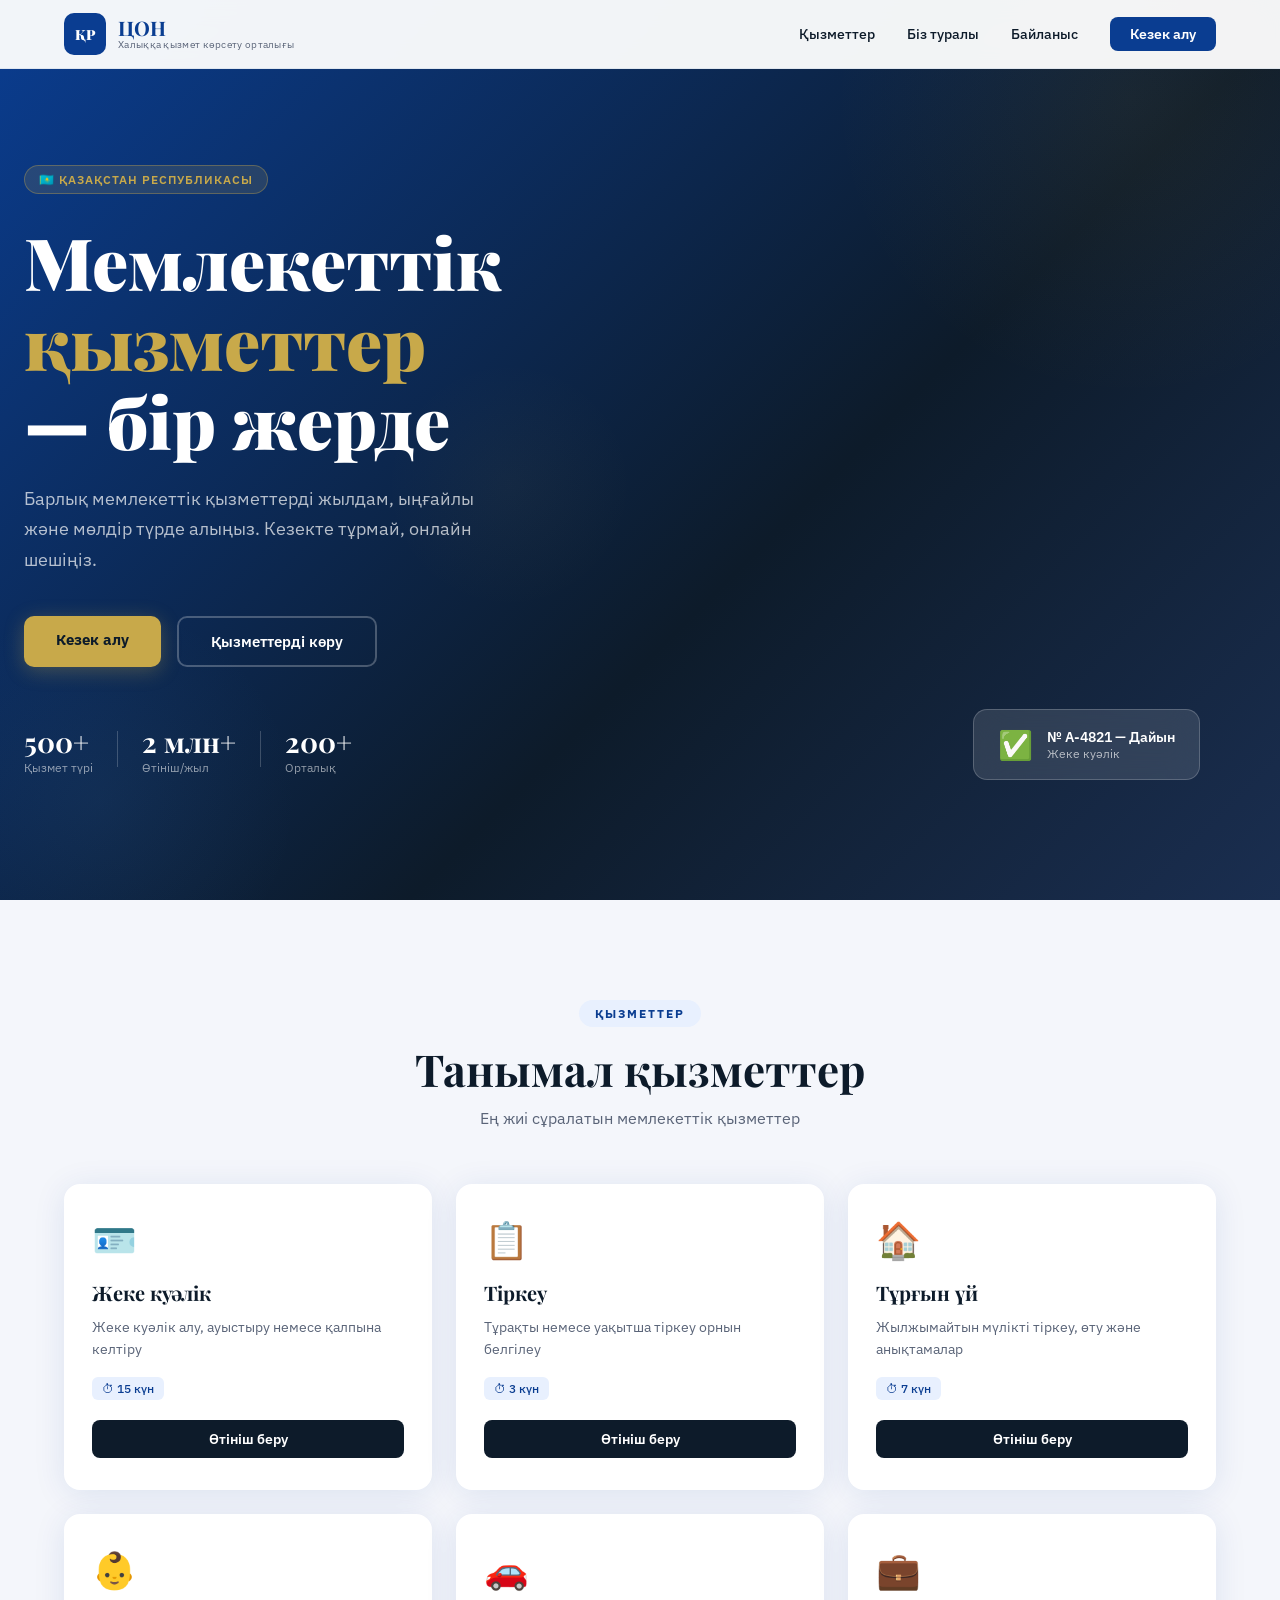
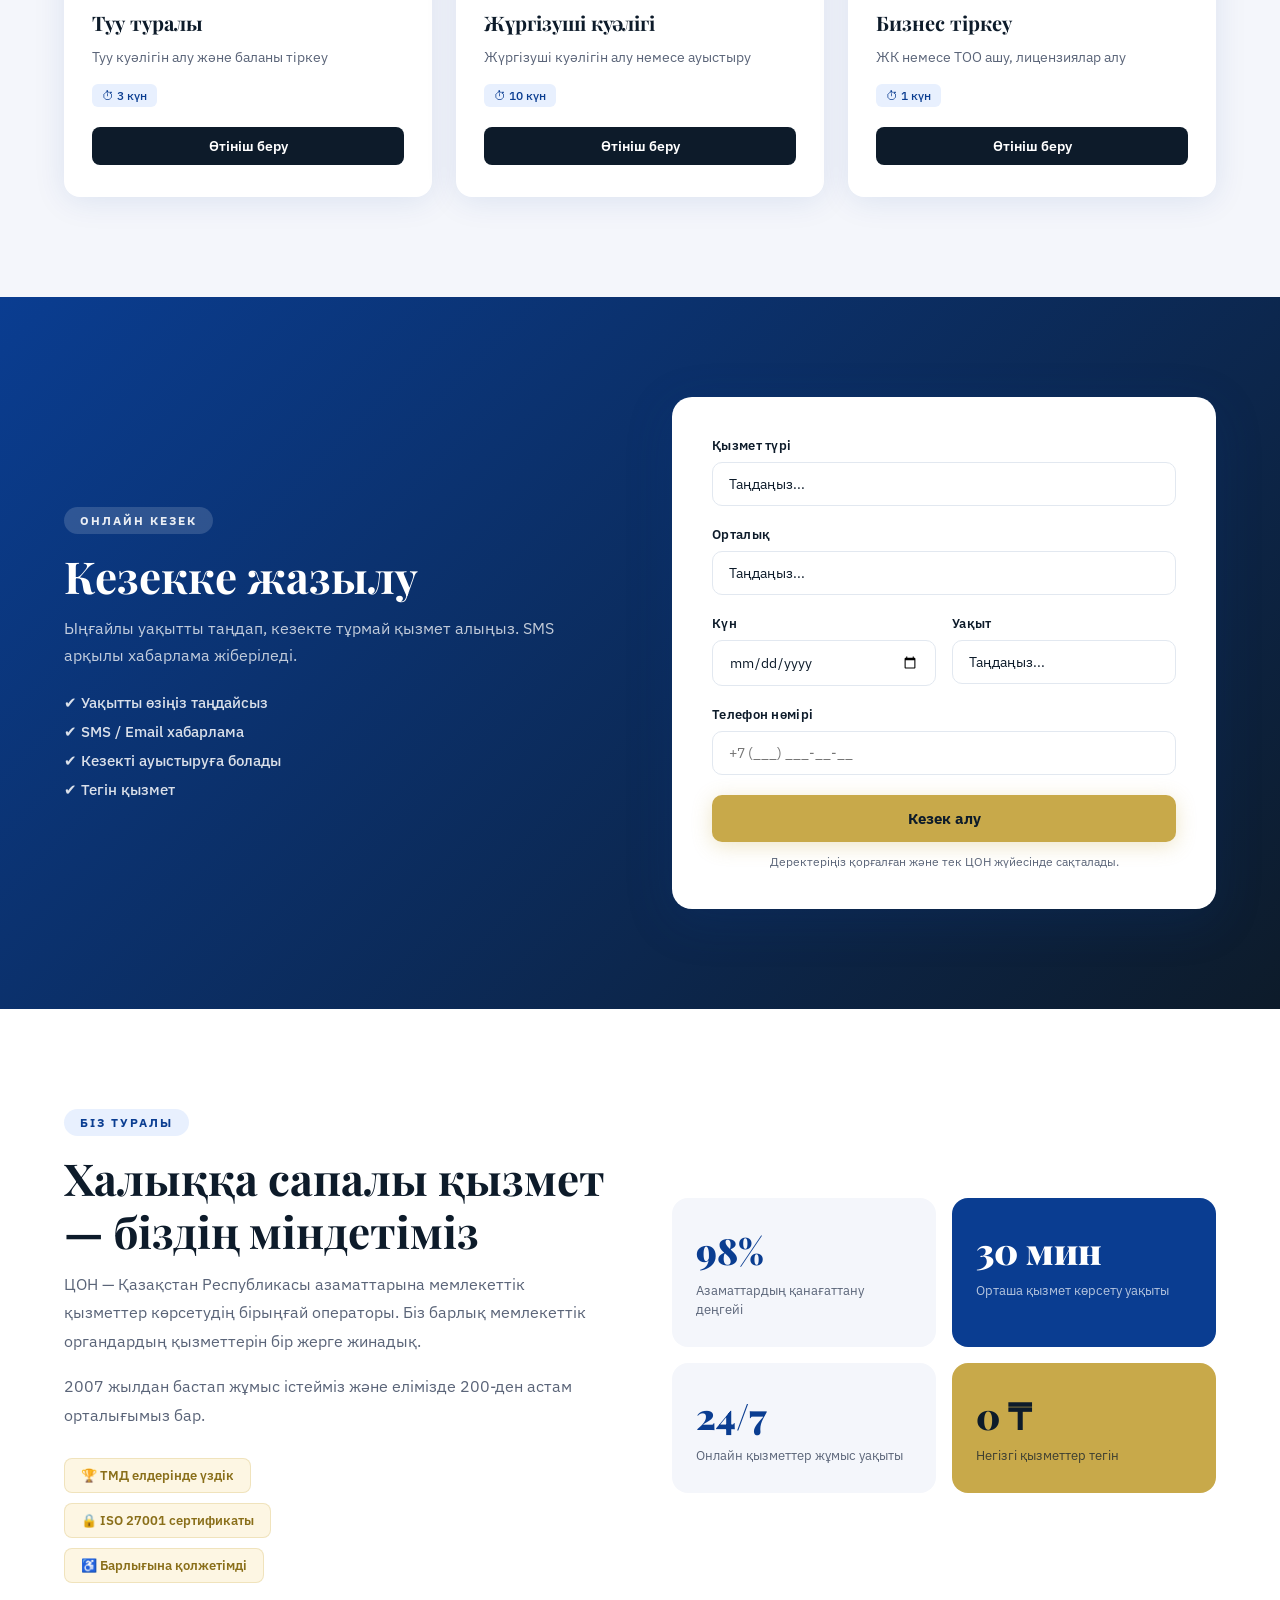
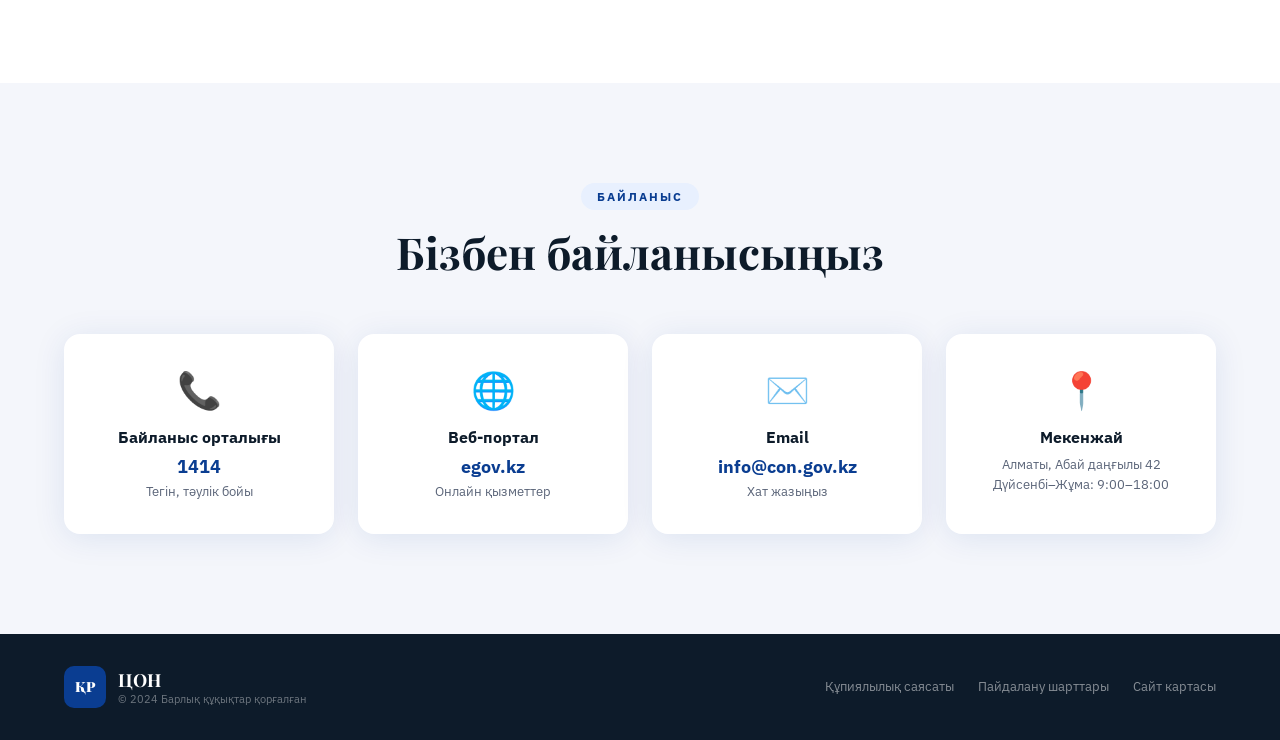
<file: index.html>
<!DOCTYPE html>
<html lang="kk">
<head>
  <meta charset="UTF-8" />
  <meta name="viewport" content="width=device-width, initial-scale=1.0" />
  <title>ЦОН — Халыққа қызмет көрсету орталығы</title>
  <link rel="preconnect" href="https://fonts.googleapis.com" />
  <link rel="preconnect" href="https://fonts.gstatic.com" crossorigin />
  <link href="https://fonts.googleapis.com/css2?family=Playfair+Display:wght@700;900&family=IBM+Plex+Sans:wght@300;400;500;600&display=swap" rel="stylesheet" />
  <link rel="stylesheet" href="style.css" />
</head>
<body>

  <!-- NAVBAR -->
  <header class="navbar">
    <div class="nav-inner">
      <div class="logo">
        <span class="logo-kz">ҚР</span>
        <div class="logo-text">
          <span class="logo-title">ЦОН</span>
          <span class="logo-sub">Халыққа қызмет көрсету орталығы</span>
        </div>
      </div>
      <nav class="nav-links">
        <a href="#services">Қызметтер</a>
        <a href="#about">Біз туралы</a>
        <a href="#contacts">Байланыс</a>
        <a href="#appointment" class="nav-btn">Кезек алу</a>
      </nav>
      <button class="burger" id="burger" aria-label="Мәзір">
        <span></span><span></span><span></span>
      </button>
    </div>
  </header>

  <!-- HERO -->
  <section class="hero">
    <div class="hero-bg">
      <div class="geo geo-1"></div>
      <div class="geo geo-2"></div>
      <div class="geo geo-3"></div>
    </div>
    <div class="hero-content">
      <div class="hero-badge">🇰🇿 Қазақстан Республикасы</div>
      <h1 class="hero-title">Мемлекеттік<br/><em>қызметтер</em><br/>— бір жерде</h1>
      <p class="hero-desc">Барлық мемлекеттік қызметтерді жылдам, ыңғайлы және мөлдір түрде алыңыз. Кезекте тұрмай, онлайн шешіңіз.</p>
      <div class="hero-actions">
        <a href="#appointment" class="btn-primary">Кезек алу</a>
        <a href="#services" class="btn-ghost">Қызметтерді көру</a>
      </div>
      <div class="hero-stats">
        <div class="stat"><span class="stat-num">500+</span><span class="stat-label">Қызмет түрі</span></div>
        <div class="stat-div"></div>
        <div class="stat"><span class="stat-num">2 млн+</span><span class="stat-label">Өтініш/жыл</span></div>
        <div class="stat-div"></div>
        <div class="stat"><span class="stat-num">200+</span><span class="stat-label">Орталық</span></div>
      </div>
    </div>
    <div class="hero-card-float">
      <div class="float-card">
        <div class="fc-icon">✅</div>
        <div class="fc-info">
          <span class="fc-title">№ A-4821 — Дайын</span>
          <span class="fc-sub">Жеке куәлік</span>
        </div>
      </div>
    </div>
  </section>

  <!-- POPULAR SERVICES -->
  <section class="services" id="services">
    <div class="container">
      <div class="section-header">
        <span class="section-tag">Қызметтер</span>
        <h2 class="section-title">Танымал қызметтер</h2>
        <p class="section-sub">Ең жиі сұралатын мемлекеттік қызметтер</p>
      </div>
      <div class="services-grid">
        <div class="service-card" data-delay="0">
          <div class="sc-icon">🪪</div>
          <h3>Жеке куәлік</h3>
          <p>Жеке куәлік алу, ауыстыру немесе қалпына келтіру</p>
          <span class="sc-time">⏱ 15 күн</span>
          <a href="#appointment" class="sc-btn">Өтініш беру</a>
        </div>
        <div class="service-card" data-delay="1">
          <div class="sc-icon">📋</div>
          <h3>Тіркеу</h3>
          <p>Тұрақты немесе уақытша тіркеу орнын белгілеу</p>
          <span class="sc-time">⏱ 3 күн</span>
          <a href="#appointment" class="sc-btn">Өтініш беру</a>
        </div>
        <div class="service-card" data-delay="2">
          <div class="sc-icon">🏠</div>
          <h3>Тұрғын үй</h3>
          <p>Жылжымайтын мүлікті тіркеу, өту және анықтамалар</p>
          <span class="sc-time">⏱ 7 күн</span>
          <a href="#appointment" class="sc-btn">Өтініш беру</a>
        </div>
        <div class="service-card" data-delay="3">
          <div class="sc-icon">👶</div>
          <h3>Туу туралы</h3>
          <p>Туу куәлігін алу және баланы тіркеу</p>
          <span class="sc-time">⏱ 3 күн</span>
          <a href="#appointment" class="sc-btn">Өтініш беру</a>
        </div>
        <div class="service-card" data-delay="4">
          <div class="sc-icon">🚗</div>
          <h3>Жүргізуші куәлігі</h3>
          <p>Жүргізуші куәлігін алу немесе ауыстыру</p>
          <span class="sc-time">⏱ 10 күн</span>
          <a href="#appointment" class="sc-btn">Өтініш беру</a>
        </div>
        <div class="service-card" data-delay="5">
          <div class="sc-icon">💼</div>
          <h3>Бизнес тіркеу</h3>
          <p>ЖК немесе ТОО ашу, лицензиялар алу</p>
          <span class="sc-time">⏱ 1 күн</span>
          <a href="#appointment" class="sc-btn">Өтініш беру</a>
        </div>
      </div>
    </div>
  </section>

  <!-- APPOINTMENT -->
  <section class="appointment" id="appointment">
    <div class="container">
      <div class="appt-wrapper">
        <div class="appt-info">
          <span class="section-tag light">Онлайн кезек</span>
          <h2 class="section-title light">Кезекке жазылу</h2>
          <p>Ыңғайлы уақытты таңдап, кезекте тұрмай қызмет алыңыз. SMS арқылы хабарлама жіберіледі.</p>
          <ul class="appt-features">
            <li>✔ Уақытты өзіңіз таңдайсыз</li>
            <li>✔ SMS / Email хабарлама</li>
            <li>✔ Кезекті ауыстыруға болады</li>
            <li>✔ Тегін қызмет</li>
          </ul>
        </div>
        <form class="appt-form" id="apptForm">
          <div class="form-group">
            <label>Қызмет түрі</label>
            <select required>
              <option value="">Таңдаңыз...</option>
              <option>Жеке куәлік</option>
              <option>Тіркеу</option>
              <option>Тұрғын үй</option>
              <option>Туу туралы</option>
              <option>Жүргізуші куәлігі</option>
              <option>Бизнес тіркеу</option>
            </select>
          </div>
          <div class="form-group">
            <label>Орталық</label>
            <select required>
              <option value="">Таңдаңыз...</option>
              <option>ЦОН №1 — Алматы, Алмалы</option>
              <option>ЦОН №2 — Алматы, Бостандық</option>
              <option>ЦОН №3 — Алматы, Медеу</option>
              <option>ЦОН №4 — Алматы, Үшқоңыр</option>
            </select>
          </div>
          <div class="form-row">
            <div class="form-group">
              <label>Күн</label>
              <input type="date" required />
            </div>
            <div class="form-group">
              <label>Уақыт</label>
              <select required>
                <option value="">Таңдаңыз...</option>
                <option>09:00</option>
                <option>09:30</option>
                <option>10:00</option>
                <option>10:30</option>
                <option>11:00</option>
                <option>14:00</option>
                <option>14:30</option>
                <option>15:00</option>
              </select>
            </div>
          </div>
          <div class="form-group">
            <label>Телефон нөмірі</label>
            <input type="tel" placeholder="+7 (___) ___-__-__" required />
          </div>
          <button type="submit" class="btn-primary full">Кезек алу</button>
          <p class="form-note">Деректеріңіз қорғалған және тек ЦОН жүйесінде сақталады.</p>
        </form>
      </div>
    </div>
  </section>

  <!-- ABOUT -->
  <section class="about" id="about">
    <div class="container">
      <div class="about-grid">
        <div class="about-text">
          <span class="section-tag">Біз туралы</span>
          <h2 class="section-title">Халыққа сапалы қызмет — біздің міндетіміз</h2>
          <p>ЦОН — Қазақстан Республикасы азаматтарына мемлекеттік қызметтер көрсетудің бірыңғай операторы. Біз барлық мемлекеттік органдардың қызметтерін бір жерге жинадық.</p>
          <p>2007 жылдан бастап жұмыс істейміз және елімізде 200-ден астам орталығымыз бар.</p>
          <div class="about-badges">
            <div class="badge-item">🏆 ТМД елдерінде үздік</div>
            <div class="badge-item">🔒 ISO 27001 сертификаты</div>
            <div class="badge-item">♿ Барлығына қолжетімді</div>
          </div>
        </div>
        <div class="about-cards">
          <div class="info-card">
            <div class="ic-num">98%</div>
            <div class="ic-label">Азаматтардың қанағаттану деңгейі</div>
          </div>
          <div class="info-card accent">
            <div class="ic-num">30 мин</div>
            <div class="ic-label">Орташа қызмет көрсету уақыты</div>
          </div>
          <div class="info-card">
            <div class="ic-num">24/7</div>
            <div class="ic-label">Онлайн қызметтер жұмыс уақыты</div>
          </div>
          <div class="info-card accent-2">
            <div class="ic-num">0 ₸</div>
            <div class="ic-label">Негізгі қызметтер тегін</div>
          </div>
        </div>
      </div>
    </div>
  </section>

  <!-- CONTACTS -->
  <section class="contacts" id="contacts">
    <div class="container">
      <div class="section-header">
        <span class="section-tag">Байланыс</span>
        <h2 class="section-title">Бізбен байланысыңыз</h2>
      </div>
      <div class="contacts-grid">
        <div class="contact-card">
          <div class="cc-icon">📞</div>
          <h4>Байланыс орталығы</h4>
          <a href="tel:1414">1414</a>
          <p>Тегін, тәулік бойы</p>
        </div>
        <div class="contact-card">
          <div class="cc-icon">🌐</div>
          <h4>Веб-портал</h4>
          <a href="https://egov.kz" target="_blank">egov.kz</a>
          <p>Онлайн қызметтер</p>
        </div>
        <div class="contact-card">
          <div class="cc-icon">✉️</div>
          <h4>Email</h4>
          <a href="mailto:info@con.gov.kz">info@con.gov.kz</a>
          <p>Хат жазыңыз</p>
        </div>
        <div class="contact-card">
          <div class="cc-icon">📍</div>
          <h4>Мекенжай</h4>
          <p>Алматы, Абай даңғылы 42</p>
          <p>Дүйсенбі–Жұма: 9:00–18:00</p>
        </div>
      </div>
    </div>
  </section>

  <!-- FOOTER -->
  <footer class="footer">
    <div class="container">
      <div class="footer-inner">
        <div class="footer-brand">
          <span class="logo-kz">ҚР</span>
          <div>
            <span class="footer-title">ЦОН</span>
            <span class="footer-sub">© 2024 Барлық құқықтар қорғалған</span>
          </div>
        </div>
        <div class="footer-links">
          <a href="#">Құпиялылық саясаты</a>
          <a href="#">Пайдалану шарттары</a>
          <a href="#">Сайт картасы</a>
        </div>
      </div>
    </div>
  </footer>

  <!-- SUCCESS MODAL -->
  <div class="modal" id="modal">
    <div class="modal-box">
      <div class="modal-icon">🎉</div>
      <h3>Кезек алынды!</h3>
      <p>Нөміріңіз: <strong id="ticketNum"></strong></p>
      <p>SMS хабарлама жіберілді.</p>
      <button class="btn-primary" onclick="closeModal()">Жабу</button>
    </div>
  </div>

  <script src="app.js"></script>
</body>
</html>
</file>
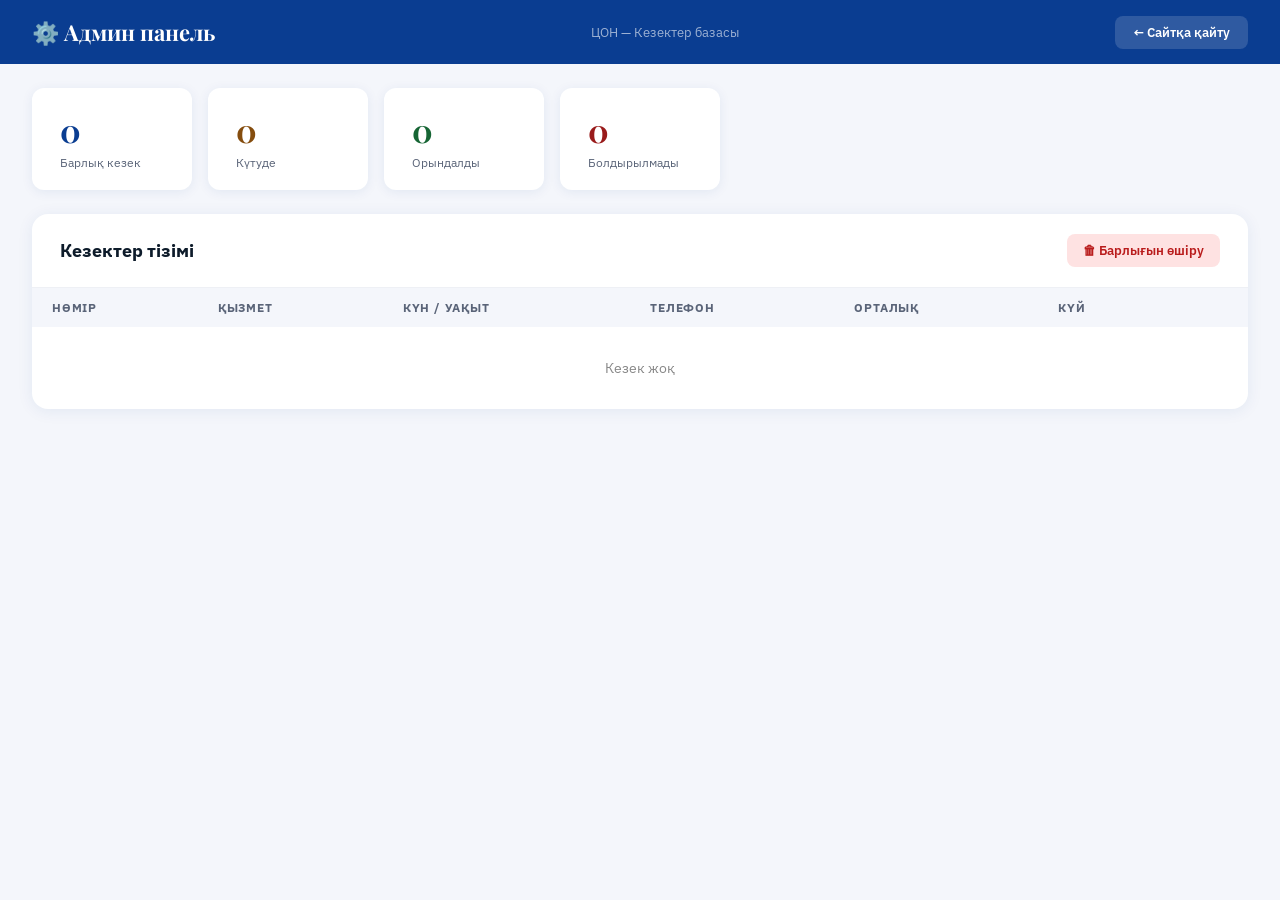
<file: admin.html>
<!DOCTYPE html>
<html lang="kk">
<head>
  <meta charset="UTF-8" />
  <meta name="viewport" content="width=device-width, initial-scale=1.0" />
  <title>Админ панель — ЦОН</title>
  <link rel="preconnect" href="https://fonts.googleapis.com" />
  <link href="https://fonts.googleapis.com/css2?family=Playfair+Display:wght@700&family=IBM+Plex+Sans:wght@300;400;500;600&display=swap" rel="stylesheet" />
  <style>
    :root {
      --blue: #0a3d91; --gold: #c8a94a; --dark: #0d1b2a;
      --gray: #5a6478; --gray-light: #f4f6fb; --white: #fff;
      --font-display: 'Playfair Display', serif;
      --font-body: 'IBM Plex Sans', sans-serif;
    }
    * { box-sizing: border-box; margin: 0; padding: 0; }
    body { font-family: var(--font-body); background: var(--gray-light); color: var(--dark); }

    /* HEADER */
    .admin-header {
      background: var(--blue);
      padding: 0 32px;
      height: 64px;
      display: flex;
      align-items: center;
      justify-content: space-between;
    }
    .admin-header h1 {
      font-family: var(--font-display);
      color: white;
      font-size: 22px;
    }
    .admin-header span { color: rgba(255,255,255,0.6); font-size: 13px; }
    .back-btn {
      background: rgba(255,255,255,0.15);
      color: white;
      text-decoration: none;
      padding: 8px 18px;
      border-radius: 8px;
      font-size: 13px;
      font-weight: 600;
      transition: background 0.2s;
    }
    .back-btn:hover { background: rgba(255,255,255,0.25); }

    /* STATS */
    .stats-bar {
      display: flex;
      gap: 16px;
      padding: 24px 32px;
      flex-wrap: wrap;
    }
    .stat-box {
      background: white;
      border-radius: 12px;
      padding: 20px 28px;
      box-shadow: 0 2px 12px rgba(10,61,145,0.08);
      min-width: 160px;
    }
    .stat-box .num { font-family: var(--font-display); font-size: 32px; font-weight: 700; color: var(--blue); }
    .stat-box .lbl { font-size: 12px; color: var(--gray); margin-top: 4px; }

    /* TABLE WRAPPER */
    .table-wrap {
      margin: 0 32px 32px;
      background: white;
      border-radius: 16px;
      box-shadow: 0 2px 16px rgba(10,61,145,0.08);
      overflow: hidden;
    }
    .table-top {
      display: flex;
      align-items: center;
      justify-content: space-between;
      padding: 20px 28px;
      border-bottom: 1px solid #eef0f5;
    }
    .table-top h2 { font-size: 18px; font-weight: 700; }
    .clear-btn {
      background: #fee2e2;
      color: #b91c1c;
      border: none;
      padding: 8px 16px;
      border-radius: 8px;
      font-family: var(--font-body);
      font-size: 13px;
      font-weight: 600;
      cursor: pointer;
      transition: background 0.2s;
    }
    .clear-btn:hover { background: #fecaca; }

    table { width: 100%; border-collapse: collapse; }
    thead { background: var(--gray-light); }
    th {
      text-align: left;
      padding: 12px 20px;
      font-size: 12px;
      font-weight: 700;
      color: var(--gray);
      letter-spacing: 0.8px;
      text-transform: uppercase;
    }
    td { padding: 14px 20px; border-bottom: 1px solid #f0f2f7; font-size: 14px; vertical-align: middle; }
    tr:last-child td { border-bottom: none; }
    tr:hover td { background: #fafbff; }

    /* STATUS */
    .status-select {
      padding: 5px 10px;
      border-radius: 6px;
      font-family: var(--font-body);
      font-size: 13px;
      font-weight: 600;
      border: none;
      cursor: pointer;
      outline: none;
    }
    .status-wait   { background: #fef9c3; color: #854d0e; }
    .status-done   { background: #dcfce7; color: #166534; }
    .status-cancel { background: #fee2e2; color: #991b1b; }

    .del-btn {
      background: none;
      border: none;
      font-size: 18px;
      cursor: pointer;
      opacity: 0.5;
      transition: opacity 0.2s;
    }
    .del-btn:hover { opacity: 1; }

    /* EMPTY */
    .empty { text-align: center; padding: 48px; color: var(--gray); font-size: 15px; }

    @media (max-width: 700px) {
      .admin-header, .stats-bar, .table-wrap { padding-left: 16px; padding-right: 16px; }
      .table-wrap { margin-left: 16px; margin-right: 16px; }
      th, td { padding: 10px 12px; font-size: 12px; }
      th:nth-child(4), td:nth-child(4) { display: none; }
    }
  </style>
</head>
<body>

<header class="admin-header">
  <h1>⚙️ Админ панель</h1>
  <span>ЦОН — Кезектер базасы</span>
  <a href="index.html" class="back-btn">← Сайтқа қайту</a>
</header>

<div class="stats-bar">
  <div class="stat-box">
    <div class="num" id="totalCount">0</div>
    <div class="lbl">Барлық кезек</div>
  </div>
  <div class="stat-box">
    <div class="num" id="waitCount" style="color:#854d0e">0</div>
    <div class="lbl">Күтуде</div>
  </div>
  <div class="stat-box">
    <div class="num" id="doneCount" style="color:#166534">0</div>
    <div class="lbl">Орындалды</div>
  </div>
  <div class="stat-box">
    <div class="num" id="cancelCount" style="color:#991b1b">0</div>
    <div class="lbl">Болдырылмады</div>
  </div>
</div>

<div class="table-wrap">
  <div class="table-top">
    <h2>Кезектер тізімі</h2>
    <button class="clear-btn" onclick="clearAll()">🗑 Барлығын өшіру</button>
  </div>
  <table>
    <thead>
      <tr>
        <th>Нөмір</th>
        <th>Қызмет</th>
        <th>Күн / Уақыт</th>
        <th>Телефон</th>
        <th>Орталық</th>
        <th>Күй</th>
        <th></th>
      </tr>
    </thead>
    <tbody id="adminTable"></tbody>
  </table>
</div>

<script src="app.js"></script>
<script>
  // Override renderAdmin to also update stat counters
  const _orig = renderAdmin;
  document.addEventListener('DOMContentLoaded', () => {
    updateStats();
  });

  function updateStats() {
    const all = DB.getAll();
    document.getElementById('totalCount').textContent  = all.length;
    document.getElementById('waitCount').textContent   = all.filter(r => r.status === 'Күтуде').length;
    document.getElementById('doneCount').textContent   = all.filter(r => r.status === 'Орындалды').length;
    document.getElementById('cancelCount').textContent = all.filter(r => r.status === 'Болдырылмады').length;
  }

  const origChange = window.changeStatus;
  window.changeStatus = function(id, status) {
    DB.updateStatus(id, status);
    renderAdmin();
    updateStats();
  };

  const origDelete = window.deleteRecord;
  window.deleteRecord = function(id) {
    if (confirm('Жазбаны өшіресіз бе?')) {
      DB.delete(id);
      renderAdmin();
      updateStats();
    }
  };

  window.clearAll = function() {
    if (confirm('Барлық кезектерді өшіресіз бе?')) {
      localStorage.removeItem('con_appointments');
      renderAdmin();
      updateStats();
    }
  };
</script>
</body>
</html>
</file>
<file: style.css>
/* ============================================
   ЦОН — Халыққа қызмет көрсету орталығы
   Stylesheet
   ============================================ */

:root {
  --blue: #0a3d91;
  --blue-mid: #1557c0;
  --blue-light: #e8f0fe;
  --gold: #c8a94a;
  --gold-light: #fdf6e3;
  --dark: #0d1b2a;
  --gray: #5a6478;
  --gray-light: #f4f6fb;
  --white: #ffffff;
  --radius: 16px;
  --shadow: 0 4px 32px rgba(10,61,145,0.10);
  --shadow-lg: 0 12px 48px rgba(10,61,145,0.18);
  --font-display: 'Playfair Display', serif;
  --font-body: 'IBM Plex Sans', sans-serif;
}

*, *::before, *::after { box-sizing: border-box; margin: 0; padding: 0; }

html { scroll-behavior: smooth; }

body {
  font-family: var(--font-body);
  background: var(--white);
  color: var(--dark);
  overflow-x: hidden;
}

.container {
  max-width: 1200px;
  margin: 0 auto;
  padding: 0 24px;
}

/* ---- NAVBAR ---- */
.navbar {
  position: fixed;
  top: 0; left: 0; right: 0;
  z-index: 100;
  background: rgba(255,255,255,0.95);
  backdrop-filter: blur(12px);
  border-bottom: 1px solid rgba(10,61,145,0.08);
}
.nav-inner {
  max-width: 1200px;
  margin: 0 auto;
  padding: 0 24px;
  height: 68px;
  display: flex;
  align-items: center;
  justify-content: space-between;
}
.logo { display: flex; align-items: center; gap: 12px; }
.logo-kz {
  background: var(--blue);
  color: var(--white);
  font-family: var(--font-display);
  font-size: 14px;
  font-weight: 900;
  width: 42px; height: 42px;
  border-radius: 10px;
  display: flex; align-items: center; justify-content: center;
  letter-spacing: 0.5px;
}
.logo-text { display: flex; flex-direction: column; }
.logo-title { font-family: var(--font-display); font-size: 20px; font-weight: 700; color: var(--blue); line-height: 1; }
.logo-sub { font-size: 10px; color: var(--gray); letter-spacing: 0.3px; }
.nav-links { display: flex; align-items: center; gap: 32px; }
.nav-links a { color: var(--dark); text-decoration: none; font-size: 14px; font-weight: 500; transition: color 0.2s; }
.nav-links a:hover { color: var(--blue); }
.nav-btn {
  background: var(--blue) !important;
  color: var(--white) !important;
  padding: 8px 20px !important;
  border-radius: 8px !important;
  font-weight: 600 !important;
  transition: background 0.2s, transform 0.15s !important;
}
.nav-btn:hover { background: var(--blue-mid) !important; transform: translateY(-1px); }
.burger {
  display: none;
  flex-direction: column;
  gap: 5px;
  background: none;
  border: none;
  cursor: pointer;
  padding: 4px;
}
.burger span { display: block; width: 24px; height: 2px; background: var(--dark); border-radius: 2px; transition: all 0.3s; }

/* ---- HERO ---- */
.hero {
  min-height: 100vh;
  background: linear-gradient(135deg, #0a3d91 0%, #0d1b2a 60%, #1a2e50 100%);
  display: flex;
  align-items: center;
  position: relative;
  overflow: hidden;
  padding: 100px 24px 60px;
}
.hero-bg { position: absolute; inset: 0; pointer-events: none; }
.geo {
  position: absolute;
  border-radius: 50%;
  opacity: 0.07;
}
.geo-1 {
  width: 600px; height: 600px;
  background: radial-gradient(circle, #c8a94a, transparent 70%);
  top: -200px; right: -150px;
  animation: floatGeo 8s ease-in-out infinite;
}
.geo-2 {
  width: 400px; height: 400px;
  background: radial-gradient(circle, #5b9bd5, transparent 70%);
  bottom: -100px; left: -100px;
  animation: floatGeo 10s ease-in-out infinite reverse;
}
.geo-3 {
  width: 250px; height: 250px;
  background: radial-gradient(circle, #c8a94a, transparent 70%);
  top: 40%; left: 30%;
  opacity: 0.04;
  animation: floatGeo 6s ease-in-out infinite;
}
@keyframes floatGeo {
  0%, 100% { transform: translateY(0) scale(1); }
  50% { transform: translateY(-20px) scale(1.03); }
}

.hero-content {
  max-width: 600px;
  position: relative;
  z-index: 2;
  animation: fadeUp 0.8s ease both;
}
@keyframes fadeUp {
  from { opacity: 0; transform: translateY(30px); }
  to   { opacity: 1; transform: translateY(0); }
}
.hero-badge {
  display: inline-flex;
  align-items: center;
  gap: 8px;
  background: rgba(200,169,74,0.15);
  border: 1px solid rgba(200,169,74,0.35);
  color: var(--gold);
  font-size: 12px;
  font-weight: 600;
  letter-spacing: 1px;
  text-transform: uppercase;
  padding: 6px 14px;
  border-radius: 20px;
  margin-bottom: 28px;
}
.hero-title {
  font-family: var(--font-display);
  font-size: clamp(42px, 6vw, 72px);
  font-weight: 900;
  color: var(--white);
  line-height: 1.1;
  margin-bottom: 24px;
}
.hero-title em {
  font-style: normal;
  color: var(--gold);
  position: relative;
}
.hero-desc {
  font-size: 18px;
  color: rgba(255,255,255,0.7);
  line-height: 1.7;
  margin-bottom: 40px;
  max-width: 480px;
}
.hero-actions { display: flex; gap: 16px; flex-wrap: wrap; margin-bottom: 56px; }
.btn-primary {
  display: inline-block;
  background: var(--gold);
  color: var(--dark);
  font-family: var(--font-body);
  font-weight: 700;
  font-size: 15px;
  padding: 14px 32px;
  border-radius: 10px;
  text-decoration: none;
  border: none;
  cursor: pointer;
  transition: background 0.2s, transform 0.15s, box-shadow 0.2s;
  box-shadow: 0 4px 20px rgba(200,169,74,0.3);
}
.btn-primary:hover { background: #e0c05a; transform: translateY(-2px); box-shadow: 0 8px 28px rgba(200,169,74,0.45); }
.btn-primary.full { width: 100%; text-align: center; }
.btn-ghost {
  display: inline-block;
  background: transparent;
  color: var(--white);
  font-weight: 600;
  font-size: 15px;
  padding: 14px 32px;
  border-radius: 10px;
  text-decoration: none;
  border: 2px solid rgba(255,255,255,0.25);
  transition: border-color 0.2s, background 0.2s;
}
.btn-ghost:hover { border-color: rgba(255,255,255,0.6); background: rgba(255,255,255,0.08); }

.hero-stats {
  display: flex;
  align-items: center;
  gap: 24px;
}
.stat { display: flex; flex-direction: column; }
.stat-num { font-family: var(--font-display); font-size: 28px; font-weight: 700; color: var(--white); }
.stat-label { font-size: 12px; color: rgba(255,255,255,0.55); }
.stat-div { width: 1px; height: 36px; background: rgba(255,255,255,0.2); }

.hero-card-float {
  position: absolute;
  right: 80px;
  bottom: 120px;
  z-index: 2;
  animation: floatCard 4s ease-in-out infinite;
}
@keyframes floatCard {
  0%, 100% { transform: translateY(0); }
  50% { transform: translateY(-12px); }
}
.float-card {
  background: rgba(255,255,255,0.12);
  backdrop-filter: blur(16px);
  border: 1px solid rgba(255,255,255,0.2);
  border-radius: 14px;
  padding: 16px 24px;
  display: flex;
  align-items: center;
  gap: 14px;
  color: white;
  min-width: 220px;
}
.fc-icon { font-size: 28px; }
.fc-info { display: flex; flex-direction: column; }
.fc-title { font-size: 14px; font-weight: 600; }
.fc-sub { font-size: 12px; opacity: 0.65; }

/* ---- SERVICES ---- */
.services { padding: 100px 0; background: var(--gray-light); }
.section-header { text-align: center; margin-bottom: 56px; }
.section-tag {
  display: inline-block;
  background: var(--blue-light);
  color: var(--blue);
  font-size: 12px;
  font-weight: 700;
  letter-spacing: 2px;
  text-transform: uppercase;
  padding: 6px 16px;
  border-radius: 20px;
  margin-bottom: 16px;
}
.section-tag.light { background: rgba(255,255,255,0.15); color: rgba(255,255,255,0.9); }
.section-title {
  font-family: var(--font-display);
  font-size: clamp(28px, 4vw, 44px);
  font-weight: 700;
  color: var(--dark);
  line-height: 1.2;
  margin-bottom: 12px;
}
.section-title.light { color: var(--white); }
.section-sub { font-size: 16px; color: var(--gray); }

.services-grid {
  display: grid;
  grid-template-columns: repeat(auto-fill, minmax(320px, 1fr));
  gap: 24px;
}
.service-card {
  background: var(--white);
  border-radius: var(--radius);
  padding: 32px 28px;
  box-shadow: var(--shadow);
  transition: transform 0.25s, box-shadow 0.25s;
  position: relative;
  overflow: hidden;
  animation: fadeUp 0.6s ease both;
}
.service-card[data-delay="0"] { animation-delay: 0s; }
.service-card[data-delay="1"] { animation-delay: 0.08s; }
.service-card[data-delay="2"] { animation-delay: 0.16s; }
.service-card[data-delay="3"] { animation-delay: 0.24s; }
.service-card[data-delay="4"] { animation-delay: 0.32s; }
.service-card[data-delay="5"] { animation-delay: 0.40s; }
.service-card::before {
  content: '';
  position: absolute;
  top: 0; left: 0; right: 0;
  height: 3px;
  background: linear-gradient(90deg, var(--blue), var(--gold));
  transform: scaleX(0);
  transform-origin: left;
  transition: transform 0.3s;
}
.service-card:hover::before { transform: scaleX(1); }
.service-card:hover { transform: translateY(-6px); box-shadow: var(--shadow-lg); }
.sc-icon { font-size: 36px; margin-bottom: 16px; }
.service-card h3 { font-family: var(--font-display); font-size: 20px; font-weight: 700; margin-bottom: 10px; color: var(--dark); }
.service-card p { font-size: 14px; color: var(--gray); line-height: 1.6; margin-bottom: 16px; }
.sc-time { display: inline-block; font-size: 12px; color: var(--blue); background: var(--blue-light); padding: 4px 10px; border-radius: 6px; margin-bottom: 20px; font-weight: 500; }
.sc-btn {
  display: block;
  text-align: center;
  background: var(--dark);
  color: var(--white);
  text-decoration: none;
  padding: 10px;
  border-radius: 8px;
  font-size: 14px;
  font-weight: 600;
  transition: background 0.2s;
}
.sc-btn:hover { background: var(--blue); }

/* ---- APPOINTMENT ---- */
.appointment {
  padding: 100px 0;
  background: linear-gradient(135deg, var(--blue) 0%, #0d1b2a 100%);
}
.appt-wrapper {
  display: grid;
  grid-template-columns: 1fr 1fr;
  gap: 64px;
  align-items: center;
}
.appt-info p { color: rgba(255,255,255,0.75); line-height: 1.7; margin-bottom: 24px; font-size: 16px; }
.appt-features { list-style: none; display: flex; flex-direction: column; gap: 10px; }
.appt-features li { color: rgba(255,255,255,0.85); font-size: 15px; font-weight: 500; }

.appt-form {
  background: var(--white);
  border-radius: 20px;
  padding: 40px;
  box-shadow: var(--shadow-lg);
}
.form-group { margin-bottom: 20px; }
.form-row { display: grid; grid-template-columns: 1fr 1fr; gap: 16px; }
.form-group label { display: block; font-size: 13px; font-weight: 600; color: var(--dark); margin-bottom: 8px; letter-spacing: 0.3px; }
.form-group input,
.form-group select {
  width: 100%;
  padding: 12px 16px;
  border: 1.5px solid #e2e8f0;
  border-radius: 10px;
  font-family: var(--font-body);
  font-size: 14px;
  color: var(--dark);
  background: var(--white);
  transition: border-color 0.2s, box-shadow 0.2s;
  outline: none;
  -webkit-appearance: none;
}
.form-group input:focus,
.form-group select:focus {
  border-color: var(--blue);
  box-shadow: 0 0 0 3px rgba(10,61,145,0.1);
}
.form-note { text-align: center; font-size: 12px; color: var(--gray); margin-top: 12px; }

/* ---- ABOUT ---- */
.about { padding: 100px 0; background: var(--white); }
.about-grid {
  display: grid;
  grid-template-columns: 1fr 1fr;
  gap: 64px;
  align-items: center;
}
.about-text p { color: var(--gray); line-height: 1.8; margin-bottom: 16px; }
.about-badges { display: flex; flex-direction: column; gap: 10px; margin-top: 28px; }
.badge-item {
  display: inline-flex;
  align-items: center;
  gap: 8px;
  background: var(--gold-light);
  border: 1px solid rgba(200,169,74,0.25);
  color: #8a6f1a;
  font-size: 13px;
  font-weight: 600;
  padding: 8px 16px;
  border-radius: 8px;
  width: fit-content;
}
.about-cards {
  display: grid;
  grid-template-columns: 1fr 1fr;
  gap: 16px;
}
.info-card {
  background: var(--gray-light);
  border-radius: var(--radius);
  padding: 28px 24px;
  transition: transform 0.25s;
}
.info-card:hover { transform: translateY(-4px); }
.info-card.accent { background: var(--blue); }
.info-card.accent .ic-num { color: var(--white); }
.info-card.accent .ic-label { color: rgba(255,255,255,0.7); }
.info-card.accent-2 { background: var(--gold); }
.info-card.accent-2 .ic-num { color: var(--dark); }
.info-card.accent-2 .ic-label { color: rgba(13,27,42,0.75); }
.ic-num { font-family: var(--font-display); font-size: 36px; font-weight: 900; color: var(--blue); margin-bottom: 8px; }
.ic-label { font-size: 13px; color: var(--gray); line-height: 1.4; }

/* ---- CONTACTS ---- */
.contacts { padding: 100px 0; background: var(--gray-light); }
.contacts-grid {
  display: grid;
  grid-template-columns: repeat(auto-fill, minmax(240px, 1fr));
  gap: 24px;
}
.contact-card {
  background: var(--white);
  border-radius: var(--radius);
  padding: 32px 28px;
  text-align: center;
  box-shadow: var(--shadow);
  transition: transform 0.25s;
}
.contact-card:hover { transform: translateY(-4px); }
.cc-icon { font-size: 36px; margin-bottom: 14px; }
.contact-card h4 { font-size: 16px; font-weight: 700; margin-bottom: 8px; }
.contact-card a { display: block; color: var(--blue); font-size: 18px; font-weight: 700; text-decoration: none; margin-bottom: 4px; }
.contact-card a:hover { color: var(--blue-mid); }
.contact-card p { color: var(--gray); font-size: 13px; line-height: 1.5; }

/* ---- FOOTER ---- */
.footer {
  background: var(--dark);
  padding: 32px 0;
}
.footer-inner {
  display: flex;
  align-items: center;
  justify-content: space-between;
  flex-wrap: wrap;
  gap: 16px;
}
.footer-brand { display: flex; align-items: center; gap: 12px; }
.footer-title { display: block; font-family: var(--font-display); font-size: 18px; font-weight: 700; color: var(--white); }
.footer-sub { display: block; font-size: 11px; color: rgba(255,255,255,0.4); }
.footer-links { display: flex; gap: 24px; flex-wrap: wrap; }
.footer-links a { color: rgba(255,255,255,0.5); font-size: 13px; text-decoration: none; transition: color 0.2s; }
.footer-links a:hover { color: var(--gold); }

/* ---- MODAL ---- */
.modal {
  display: none;
  position: fixed;
  inset: 0;
  background: rgba(0,0,0,0.5);
  z-index: 999;
  align-items: center;
  justify-content: center;
}
.modal.active { display: flex; }
.modal-box {
  background: var(--white);
  border-radius: 20px;
  padding: 48px 40px;
  text-align: center;
  max-width: 380px;
  width: 90%;
  box-shadow: var(--shadow-lg);
  animation: fadeUp 0.35s ease;
}
.modal-icon { font-size: 56px; margin-bottom: 16px; }
.modal-box h3 { font-family: var(--font-display); font-size: 24px; margin-bottom: 12px; }
.modal-box p { color: var(--gray); margin-bottom: 8px; }
.modal-box strong { color: var(--blue); font-size: 18px; }
.modal-box .btn-primary { margin-top: 24px; }

/* ---- RESPONSIVE ---- */
@media (max-width: 960px) {
  .appt-wrapper,
  .about-grid { grid-template-columns: 1fr; gap: 40px; }
  .hero-card-float { display: none; }
}
@media (max-width: 640px) {
  .nav-links { display: none; flex-direction: column; }
  .nav-links.open {
    display: flex;
    position: fixed;
    top: 68px; left: 0; right: 0;
    background: white;
    padding: 24px;
    border-bottom: 1px solid #eee;
    gap: 20px;
    box-shadow: 0 8px 32px rgba(0,0,0,0.1);
  }
  .burger { display: flex; }
  .hero-stats { gap: 16px; flex-wrap: wrap; }
  .about-cards { grid-template-columns: 1fr; }
  .form-row { grid-template-columns: 1fr; }
  .footer-inner { flex-direction: column; text-align: center; }
  .footer-links { justify-content: center; }
  .appt-form { padding: 24px 20px; }
}
</file>
